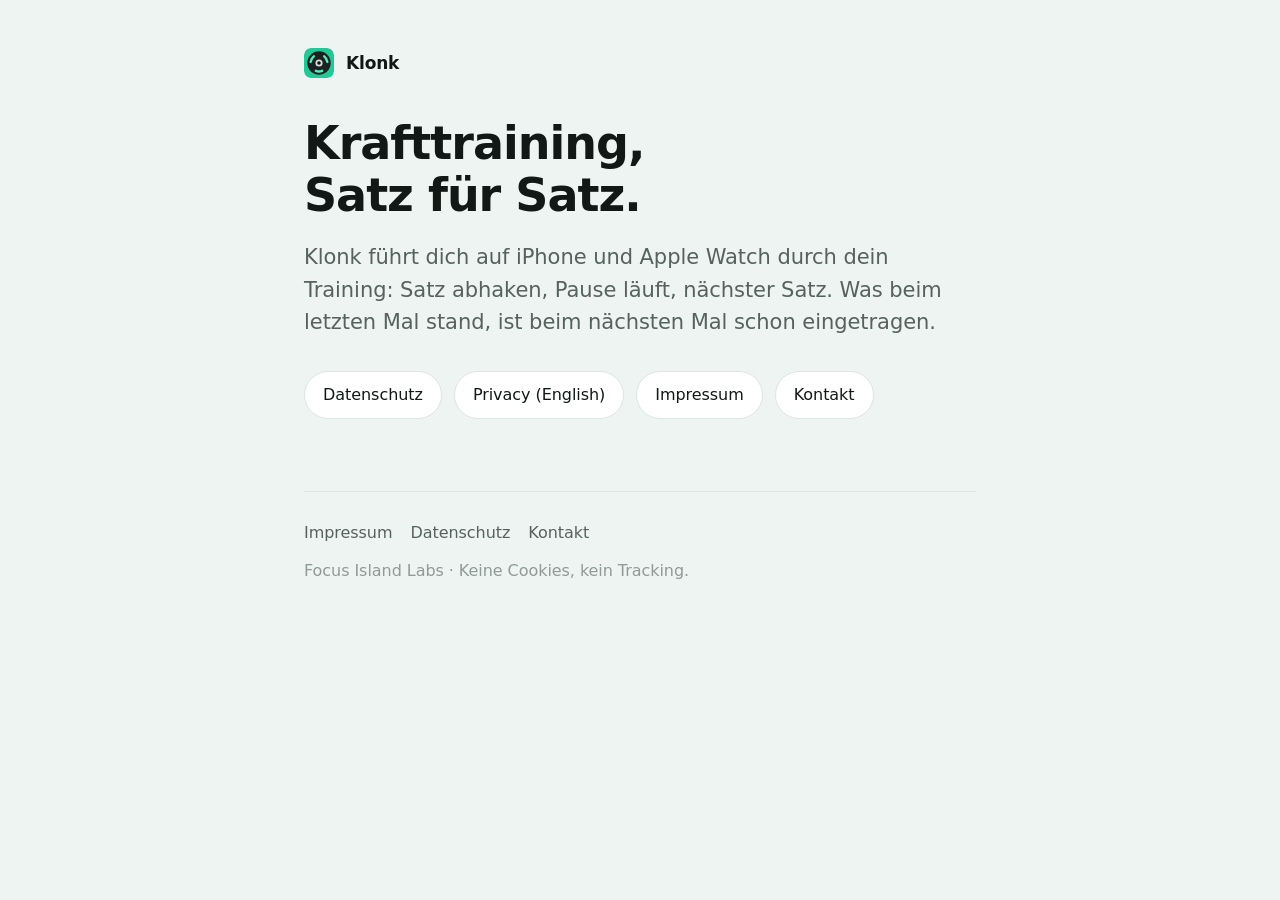
<file: index.html>
<!DOCTYPE html>
<html lang="de">
<head>
<meta charset="utf-8">
<meta name="viewport" content="width=device-width, initial-scale=1">
<title>Klonk - Krafttraining für iPhone und Apple Watch</title>
<meta name="description" content="Klonk, die Krafttraining-App für iPhone und Apple Watch.">
<meta name="theme-color" content="#F7FBF9" media="(prefers-color-scheme: light)">
<meta name="theme-color" content="#0E1513" media="(prefers-color-scheme: dark)">
<meta name="robots" content="index,follow">
<link rel="stylesheet" href="style.css">
<link rel="icon" href="data:image/svg+xml,%3Csvg xmlns='http://www.w3.org/2000/svg' viewBox='0 0 32 32'%3E%3Crect width='32' height='32' rx='7' fill='%2322C996'/%3E%3Ccircle cx='16' cy='16' r='12.5' fill='%231C2121'/%3E%3Cg stroke='%234DF0BC' stroke-width='2.6' fill='none' stroke-linecap='round'%3E%3Cpath d='M21.54 8.91A9 9 0 0 1 24.91 14.75M19.37 24.34A9 9 0 0 1 12.63 24.34M7.09 14.75A9 9 0 0 1 10.46 8.91'/%3E%3C/g%3E%3Ccircle cx='16' cy='16' r='3.8' fill='%23D5DDDA'/%3E%3Ccircle cx='16' cy='16' r='1.9' fill='%230E1111'/%3E%3C/svg%3E">
</head>
<body>
<div class="wrap">

<header class="site">
  <a class="brand" href="./">
    <svg width="30" height="30" viewBox="0 0 32 32" aria-hidden="true">
      <rect width="32" height="32" rx="7" fill="#22C996"/>
      <circle cx="16" cy="16" r="12.5" fill="#1C2121"/>
      <g stroke="#4DF0BC" stroke-width="2.6" fill="none" stroke-linecap="round">
        <path d="M21.54 8.91A9 9 0 0 1 24.91 14.75M19.37 24.34A9 9 0 0 1 12.63 24.34M7.09 14.75A9 9 0 0 1 10.46 8.91"/>
      </g>
      <circle cx="16" cy="16" r="3.8" fill="#D5DDDA"/>
      <circle cx="16" cy="16" r="1.9" fill="#0E1111"/>
    </svg>
    Klonk
  </a>
  
</header>

<main>

  <h1>Krafttraining, Satz für Satz.</h1>
  <p class="lead">Klonk führt dich auf iPhone und Apple Watch durch dein Training: Satz
  abhaken, Pause läuft, nächster Satz. Was beim letzten Mal stand, ist beim nächsten Mal
  schon eingetragen.</p>

  <nav class="links">
    <a href="privacy/">Datenschutz</a>
    <a href="en/privacy/" hreflang="en">Privacy (English)</a>
    <a href="impressum/">Impressum</a>
    <a href="mailto:sebastian@focusislandlabs.com?subject=Klonk">Kontakt</a>
  </nav>

</main>

<footer class="site">
  <nav>
    <a href="impressum/">Impressum</a>
    <a href="privacy/">Datenschutz</a>
    <a href="mailto:sebastian@focusislandlabs.com?subject=Klonk">Kontakt</a>
  </nav>
  <p>Focus Island Labs · Keine Cookies, kein Tracking.</p>
</footer>

</div>
</body>
</html>
</file>
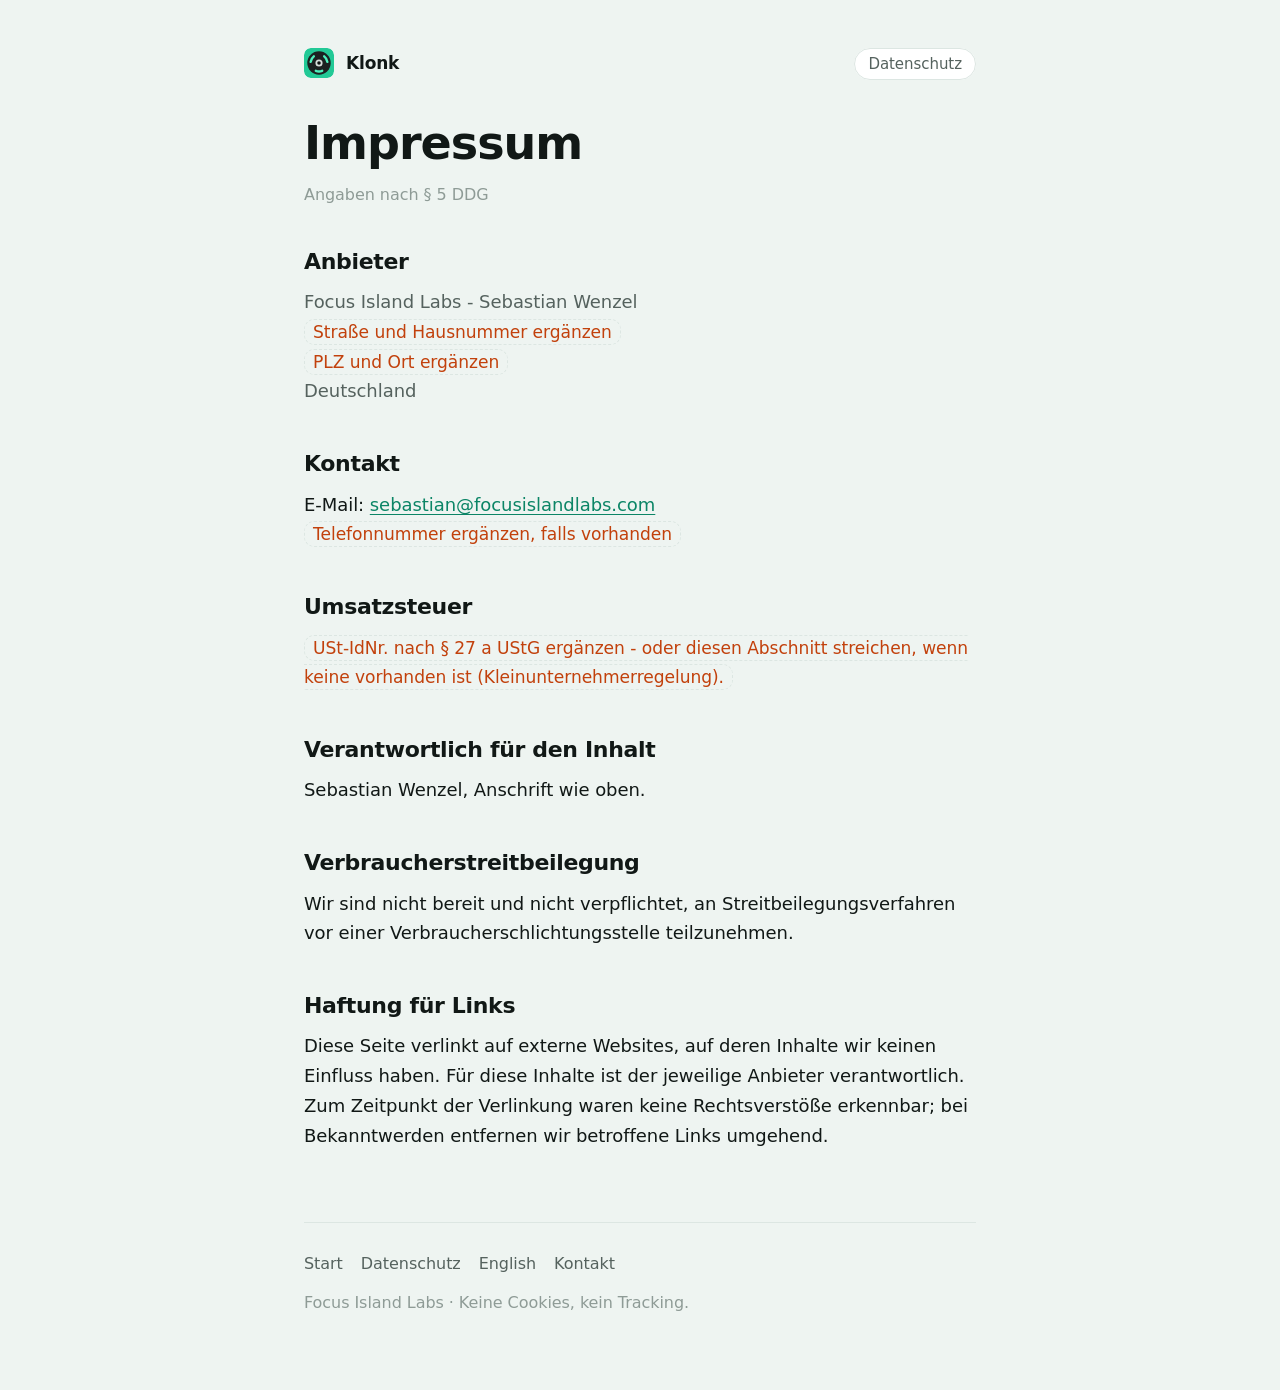
<file: impressum/index.html>
<!DOCTYPE html>
<html lang="de">
<head>
<meta charset="utf-8">
<meta name="viewport" content="width=device-width, initial-scale=1">
<title>Impressum - Klonk</title>
<meta name="description" content="Impressum der Website zur App Klonk.">
<meta name="theme-color" content="#F7FBF9" media="(prefers-color-scheme: light)">
<meta name="theme-color" content="#0E1513" media="(prefers-color-scheme: dark)">
<meta name="robots" content="index,follow">
<link rel="stylesheet" href="../style.css">
<link rel="icon" href="data:image/svg+xml,%3Csvg xmlns='http://www.w3.org/2000/svg' viewBox='0 0 32 32'%3E%3Crect width='32' height='32' rx='7' fill='%2322C996'/%3E%3Ccircle cx='16' cy='16' r='12.5' fill='%231C2121'/%3E%3Cg stroke='%234DF0BC' stroke-width='2.6' fill='none' stroke-linecap='round'%3E%3Cpath d='M21.54 8.91A9 9 0 0 1 24.91 14.75M19.37 24.34A9 9 0 0 1 12.63 24.34M7.09 14.75A9 9 0 0 1 10.46 8.91'/%3E%3C/g%3E%3Ccircle cx='16' cy='16' r='3.8' fill='%23D5DDDA'/%3E%3Ccircle cx='16' cy='16' r='1.9' fill='%230E1111'/%3E%3C/svg%3E">
</head>
<body>
<div class="wrap">

<header class="site">
  <a class="brand" href="../">
    <svg width="30" height="30" viewBox="0 0 32 32" aria-hidden="true">
      <rect width="32" height="32" rx="7" fill="#22C996"/>
      <circle cx="16" cy="16" r="12.5" fill="#1C2121"/>
      <g stroke="#4DF0BC" stroke-width="2.6" fill="none" stroke-linecap="round">
        <path d="M21.54 8.91A9 9 0 0 1 24.91 14.75M19.37 24.34A9 9 0 0 1 12.63 24.34M7.09 14.75A9 9 0 0 1 10.46 8.91"/>
      </g>
      <circle cx="16" cy="16" r="3.8" fill="#D5DDDA"/>
      <circle cx="16" cy="16" r="1.9" fill="#0E1111"/>
    </svg>
    Klonk
  </a>
  <nav class="lang"><a href="../privacy/">Datenschutz</a></nav>
</header>

<main class="doc">

  <h1>Impressum</h1>
  <p class="updated">Angaben nach § 5 DDG</p>

  <h2>Anbieter</h2>
  <address>
    Focus Island Labs - Sebastian Wenzel<br>
    <span class="todo">Straße und Hausnummer ergänzen</span><br>
    <span class="todo">PLZ und Ort ergänzen</span><br>
    Deutschland
  </address>

  <h2>Kontakt</h2>
  <p>E-Mail: <a href="mailto:sebastian@focusislandlabs.com">sebastian@focusislandlabs.com</a><br>
  <span class="todo">Telefonnummer ergänzen, falls vorhanden</span></p>

  <h2>Umsatzsteuer</h2>
  <p><span class="todo">USt-IdNr. nach § 27 a UStG ergänzen - oder diesen Abschnitt
  streichen, wenn keine vorhanden ist (Kleinunternehmerregelung).</span></p>

  <h2>Verantwortlich für den Inhalt</h2>
  <p>Sebastian Wenzel, Anschrift wie oben.</p>

  <h2>Verbraucherstreitbeilegung</h2>
  <p>Wir sind nicht bereit und nicht verpflichtet, an Streitbeilegungsverfahren vor einer
  Verbraucherschlichtungsstelle teilzunehmen.</p>

  <h2>Haftung für Links</h2>
  <p>Diese Seite verlinkt auf externe Websites, auf deren Inhalte wir keinen Einfluss
  haben. Für diese Inhalte ist der jeweilige Anbieter verantwortlich. Zum Zeitpunkt der
  Verlinkung waren keine Rechtsverstöße erkennbar; bei Bekanntwerden entfernen wir
  betroffene Links umgehend.</p>

</main>

<footer class="site">
  <nav>
    <a href="../">Start</a>
    <a href="../privacy/">Datenschutz</a>
    <a href="../en/privacy/" hreflang="en">English</a>
    <a href="mailto:sebastian@focusislandlabs.com?subject=Klonk">Kontakt</a>
  </nav>
  <p>Focus Island Labs · Keine Cookies, kein Tracking.</p>
</footer>

</div>
</body>
</html>
</file>
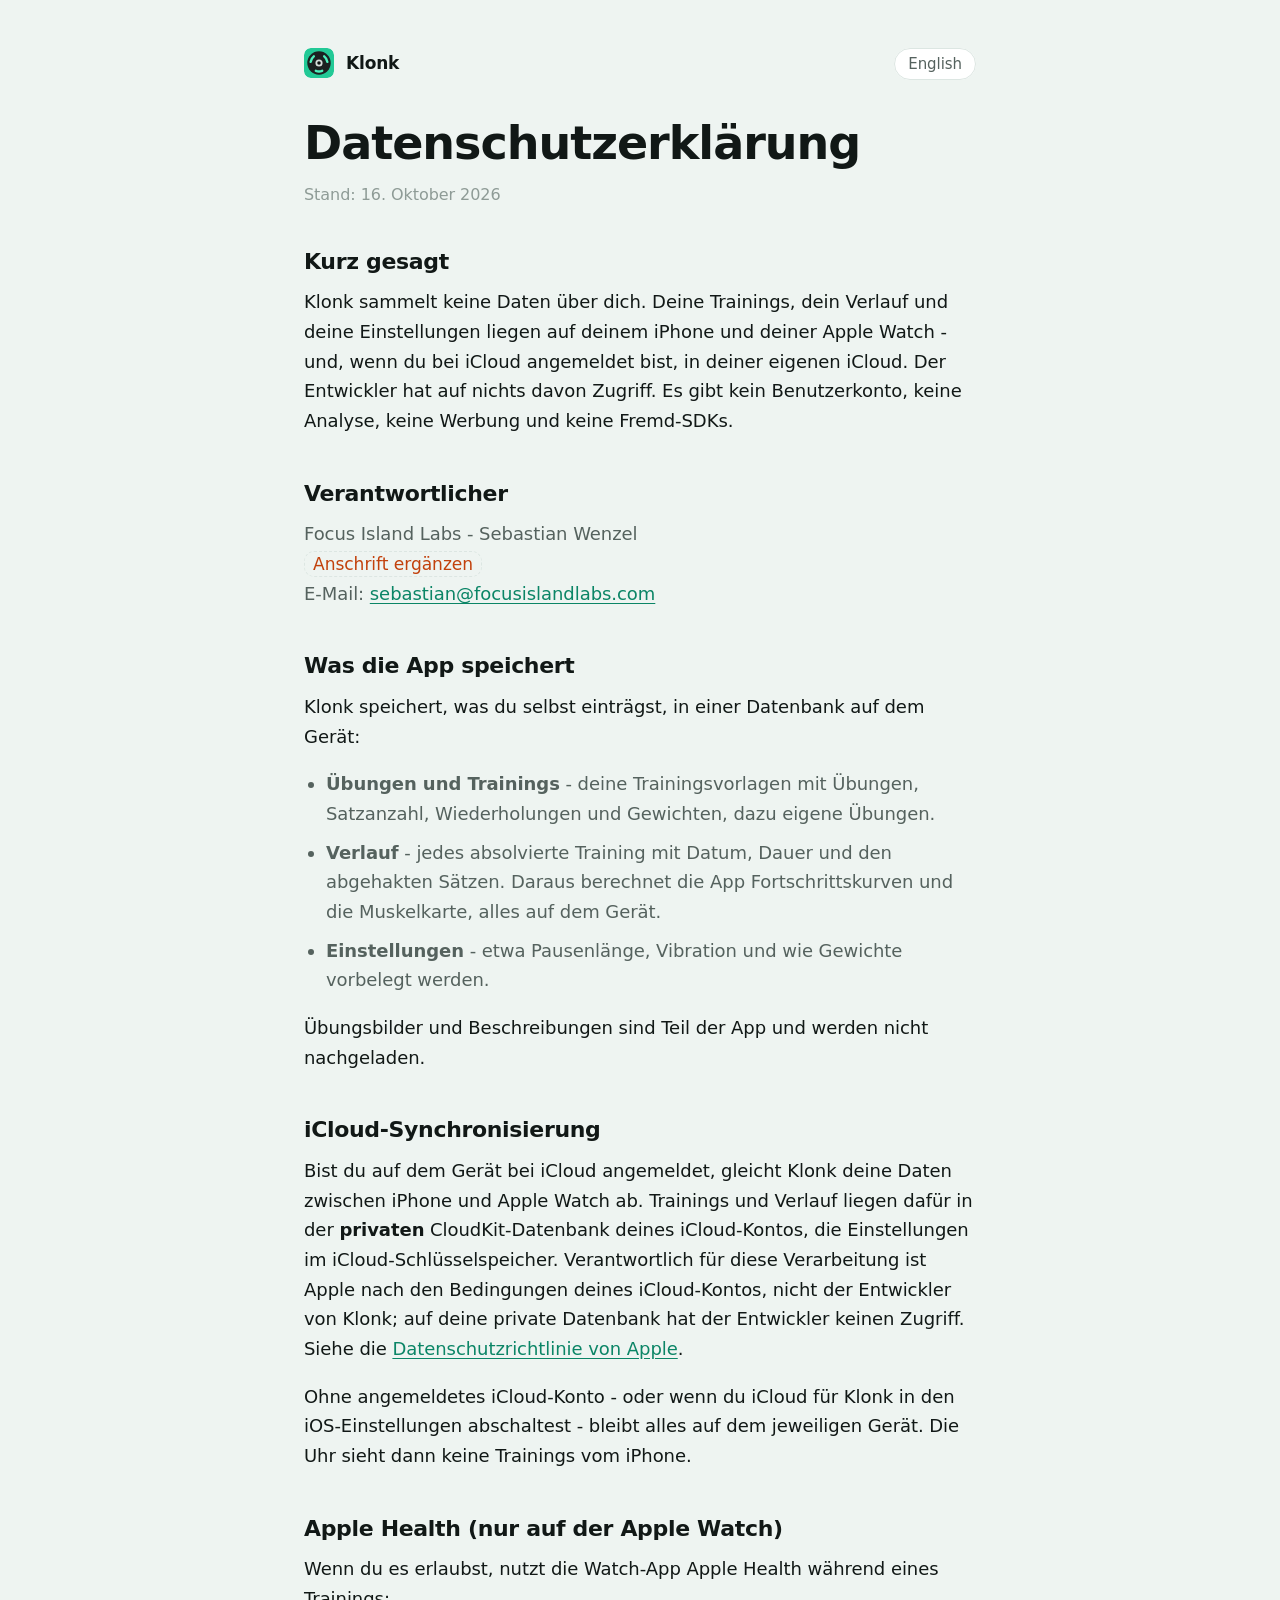
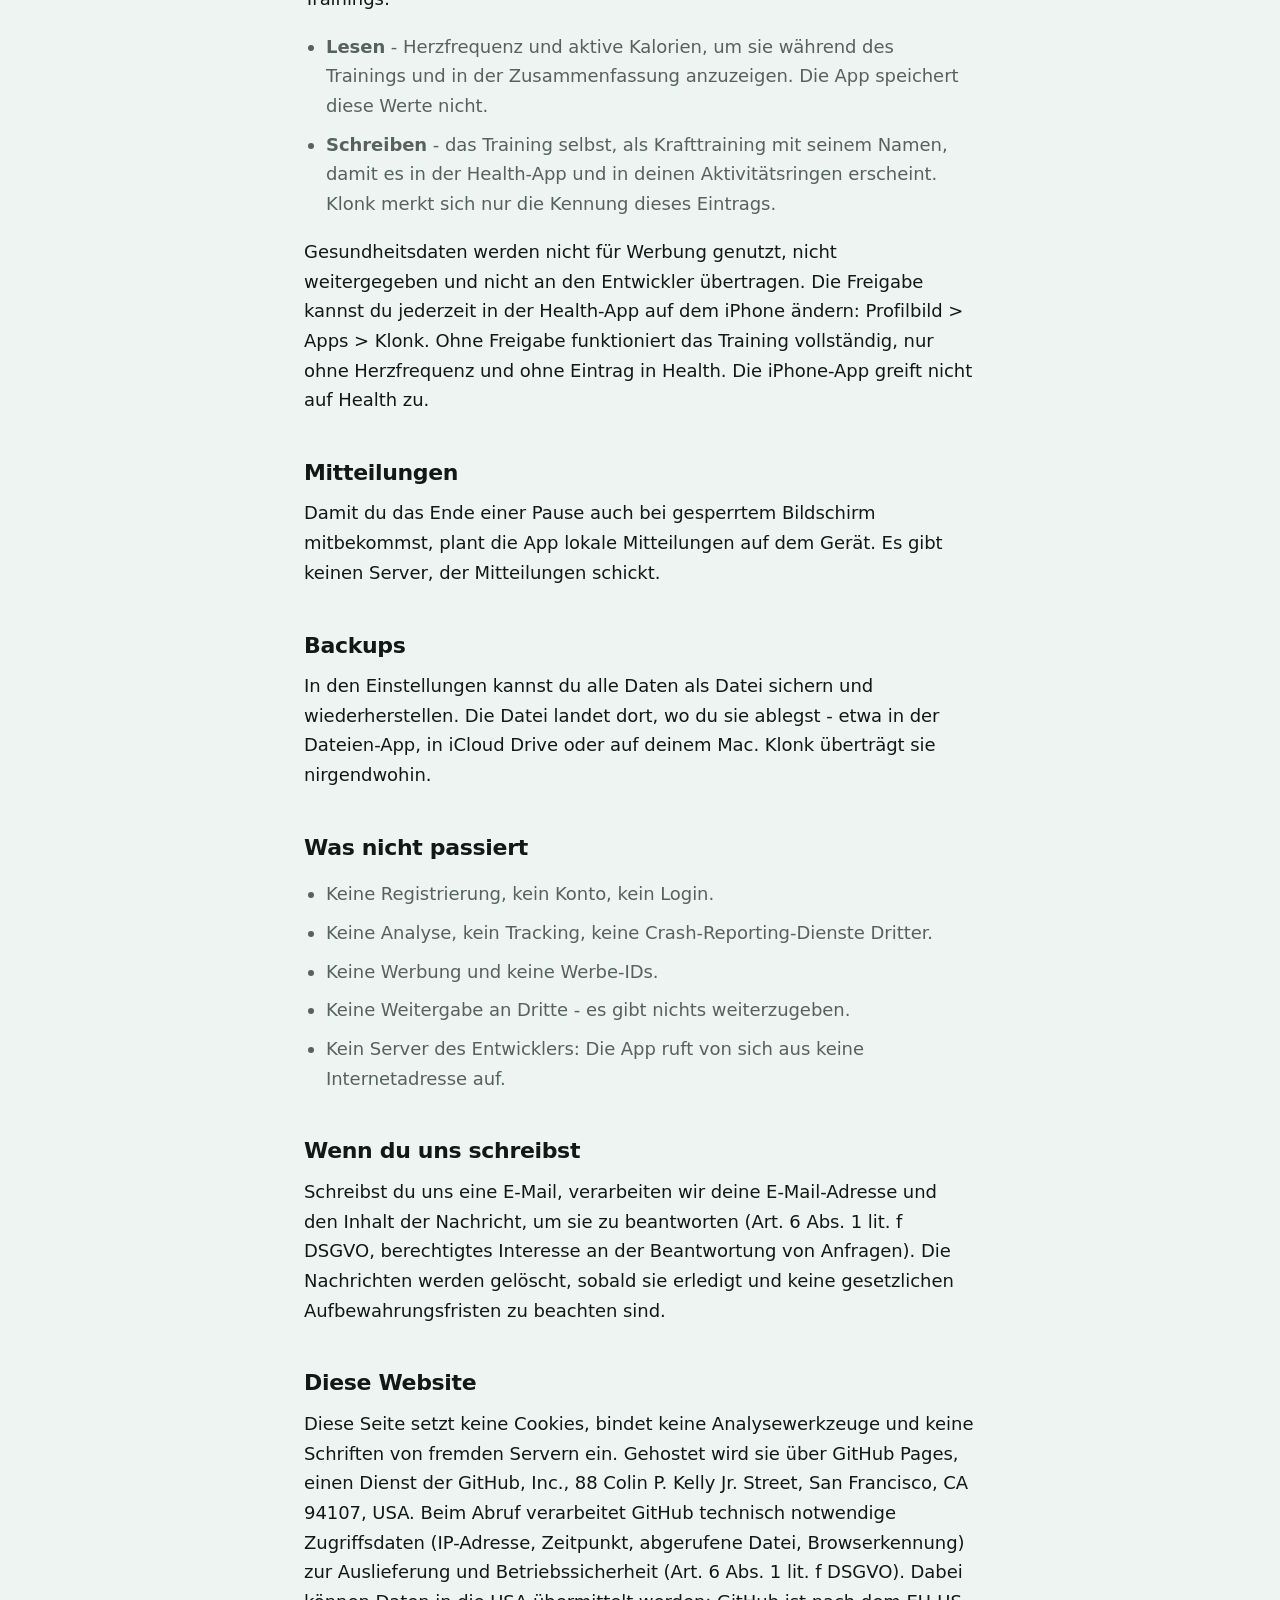
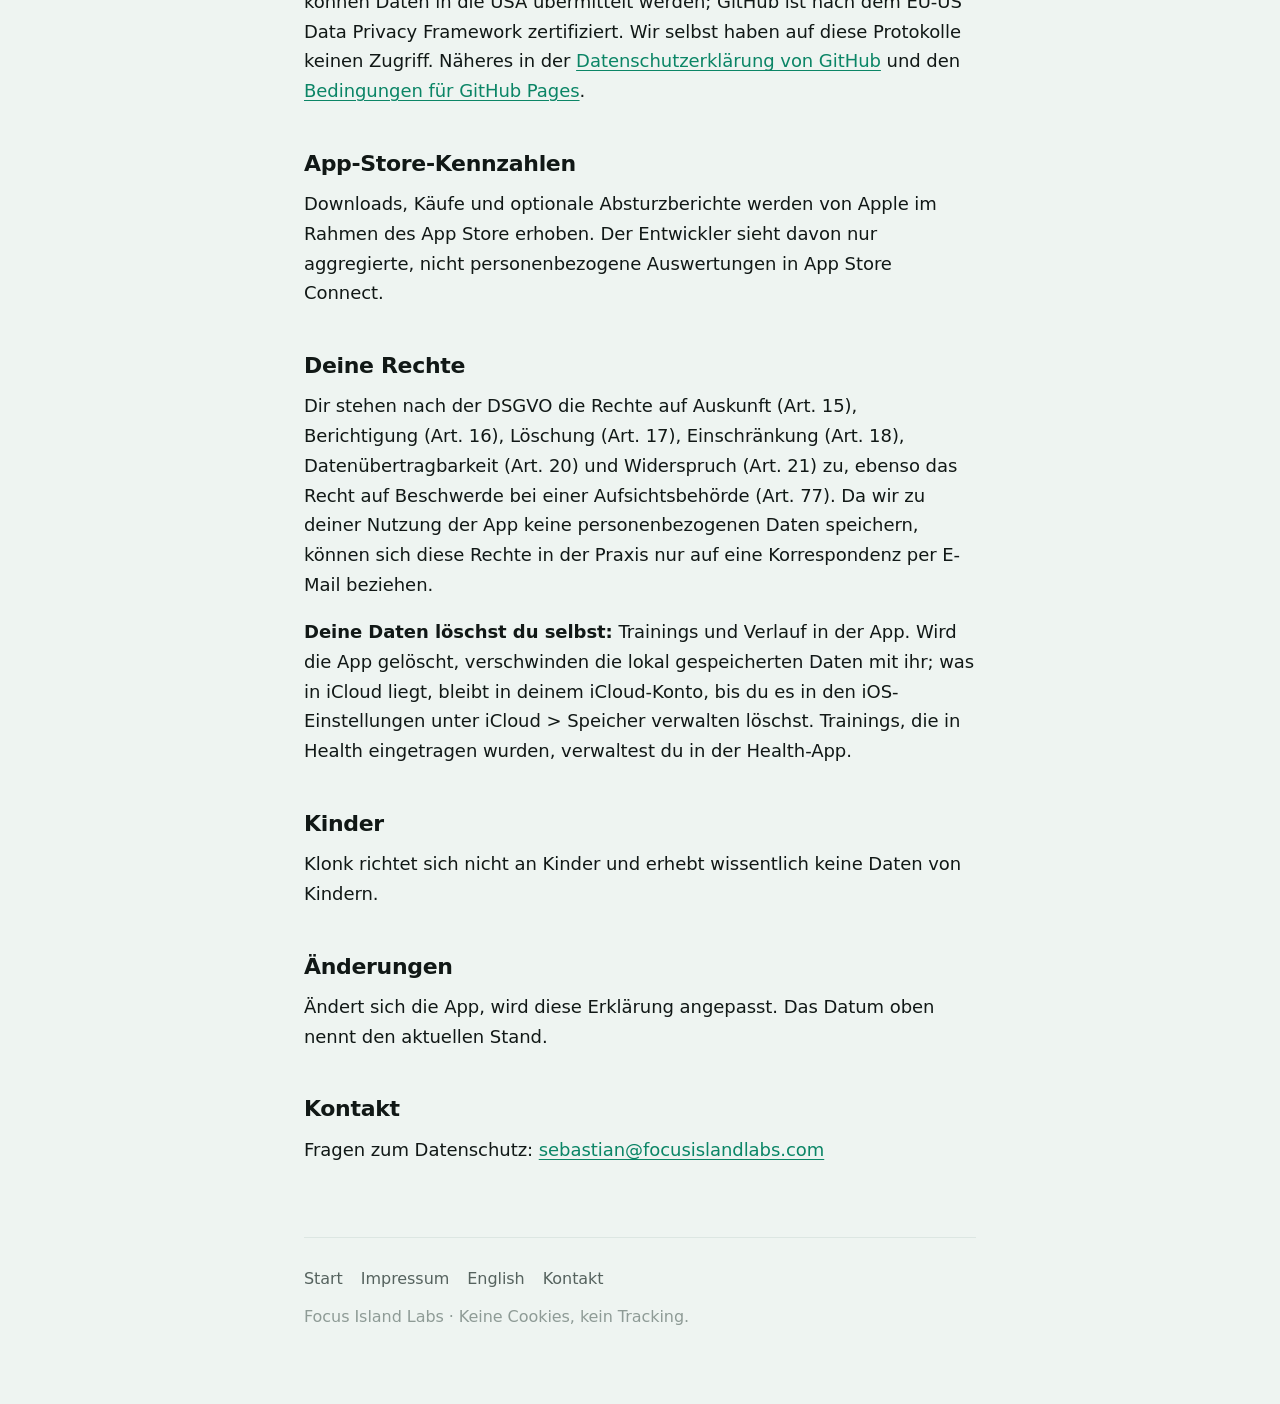
<file: privacy/index.html>
<!DOCTYPE html>
<html lang="de">
<head>
<meta charset="utf-8">
<meta name="viewport" content="width=device-width, initial-scale=1">
<title>Datenschutz - Klonk</title>
<meta name="description" content="Datenschutzerklärung für die App Klonk und diese Website.">
<meta name="theme-color" content="#F7FBF9" media="(prefers-color-scheme: light)">
<meta name="theme-color" content="#0E1513" media="(prefers-color-scheme: dark)">
<meta name="robots" content="index,follow">
<link rel="alternate" hreflang="de" href="./">
<link rel="alternate" hreflang="en" href="../en/privacy/">
<link rel="stylesheet" href="../style.css">
<link rel="icon" href="data:image/svg+xml,%3Csvg xmlns='http://www.w3.org/2000/svg' viewBox='0 0 32 32'%3E%3Crect width='32' height='32' rx='7' fill='%2322C996'/%3E%3Ccircle cx='16' cy='16' r='12.5' fill='%231C2121'/%3E%3Cg stroke='%234DF0BC' stroke-width='2.6' fill='none' stroke-linecap='round'%3E%3Cpath d='M21.54 8.91A9 9 0 0 1 24.91 14.75M19.37 24.34A9 9 0 0 1 12.63 24.34M7.09 14.75A9 9 0 0 1 10.46 8.91'/%3E%3C/g%3E%3Ccircle cx='16' cy='16' r='3.8' fill='%23D5DDDA'/%3E%3Ccircle cx='16' cy='16' r='1.9' fill='%230E1111'/%3E%3C/svg%3E">
</head>
<body>
<div class="wrap">

<header class="site">
  <a class="brand" href="../">
    <svg width="30" height="30" viewBox="0 0 32 32" aria-hidden="true">
      <rect width="32" height="32" rx="7" fill="#22C996"/>
      <circle cx="16" cy="16" r="12.5" fill="#1C2121"/>
      <g stroke="#4DF0BC" stroke-width="2.6" fill="none" stroke-linecap="round">
        <path d="M21.54 8.91A9 9 0 0 1 24.91 14.75M19.37 24.34A9 9 0 0 1 12.63 24.34M7.09 14.75A9 9 0 0 1 10.46 8.91"/>
      </g>
      <circle cx="16" cy="16" r="3.8" fill="#D5DDDA"/>
      <circle cx="16" cy="16" r="1.9" fill="#0E1111"/>
    </svg>
    Klonk
  </a>
  <nav class="lang"><a href="../en/privacy/" hreflang="en">English</a></nav>
</header>

<main class="doc">

  <h1>Datenschutzerklärung</h1>
  <p class="updated">Stand: 16. Oktober 2026</p>

  <h2>Kurz gesagt</h2>
  <p>Klonk sammelt keine Daten über dich. Deine Trainings, dein Verlauf und deine
  Einstellungen liegen auf deinem iPhone und deiner Apple Watch - und, wenn du bei iCloud
  angemeldet bist, in deiner eigenen iCloud. Der Entwickler hat auf nichts davon Zugriff. Es
  gibt kein Benutzerkonto, keine Analyse, keine Werbung und keine Fremd-SDKs.</p>

  <h2>Verantwortlicher</h2>
  <address>
    Focus Island Labs - Sebastian Wenzel<br>
    <span class="todo">Anschrift ergänzen</span><br>
    E-Mail: <a href="mailto:sebastian@focusislandlabs.com">sebastian@focusislandlabs.com</a>
  </address>

  <h2>Was die App speichert</h2>
  <p>Klonk speichert, was du selbst einträgst, in einer Datenbank auf dem Gerät:</p>
  <ul>
    <li><strong>Übungen und Trainings</strong> - deine Trainingsvorlagen mit Übungen,
    Satzanzahl, Wiederholungen und Gewichten, dazu eigene Übungen.</li>
    <li><strong>Verlauf</strong> - jedes absolvierte Training mit Datum, Dauer und den
    abgehakten Sätzen. Daraus berechnet die App Fortschrittskurven und die Muskelkarte, alles
    auf dem Gerät.</li>
    <li><strong>Einstellungen</strong> - etwa Pausenlänge, Vibration und wie Gewichte
    vorbelegt werden.</li>
  </ul>
  <p>Übungsbilder und Beschreibungen sind Teil der App und werden nicht nachgeladen.</p>

  <h2>iCloud-Synchronisierung</h2>
  <p>Bist du auf dem Gerät bei iCloud angemeldet, gleicht Klonk deine Daten zwischen iPhone
  und Apple Watch ab. Trainings und Verlauf liegen dafür in der <strong>privaten</strong>
  CloudKit-Datenbank deines iCloud-Kontos, die Einstellungen im iCloud-Schlüsselspeicher.
  Verantwortlich für diese Verarbeitung ist Apple nach den Bedingungen deines iCloud-Kontos,
  nicht der Entwickler von Klonk; auf deine private Datenbank hat der Entwickler keinen
  Zugriff. Siehe die <a href="https://www.apple.com/legal/privacy/" rel="noopener">Datenschutzrichtlinie
  von Apple</a>.</p>
  <p>Ohne angemeldetes iCloud-Konto - oder wenn du iCloud für Klonk in den iOS-Einstellungen
  abschaltest - bleibt alles auf dem jeweiligen Gerät. Die Uhr sieht dann keine Trainings vom
  iPhone.</p>

  <h2>Apple Health (nur auf der Apple Watch)</h2>
  <p>Wenn du es erlaubst, nutzt die Watch-App Apple Health während eines Trainings:</p>
  <ul>
    <li><strong>Lesen</strong> - Herzfrequenz und aktive Kalorien, um sie während des
    Trainings und in der Zusammenfassung anzuzeigen. Die App speichert diese Werte nicht.</li>
    <li><strong>Schreiben</strong> - das Training selbst, als Krafttraining mit seinem Namen,
    damit es in der Health-App und in deinen Aktivitätsringen erscheint. Klonk merkt sich nur
    die Kennung dieses Eintrags.</li>
  </ul>
  <p>Gesundheitsdaten werden nicht für Werbung genutzt, nicht weitergegeben und nicht an den
  Entwickler übertragen. Die Freigabe kannst du jederzeit in der Health-App auf dem
  iPhone ändern: Profilbild &gt; Apps &gt; Klonk. Ohne Freigabe funktioniert das Training vollständig,
  nur ohne Herzfrequenz und ohne Eintrag in Health. Die iPhone-App greift nicht auf Health
  zu.</p>

  <h2>Mitteilungen</h2>
  <p>Damit du das Ende einer Pause auch bei gesperrtem Bildschirm mitbekommst, plant die App
  lokale Mitteilungen auf dem Gerät. Es gibt keinen Server, der Mitteilungen schickt.</p>

  <h2>Backups</h2>
  <p>In den Einstellungen kannst du alle Daten als Datei sichern und wiederherstellen. Die
  Datei landet dort, wo du sie ablegst - etwa in der Dateien-App, in iCloud Drive oder auf
  deinem Mac. Klonk überträgt sie nirgendwohin.</p>

  <h2>Was nicht passiert</h2>
  <ul>
    <li>Keine Registrierung, kein Konto, kein Login.</li>
    <li>Keine Analyse, kein Tracking, keine Crash-Reporting-Dienste Dritter.</li>
    <li>Keine Werbung und keine Werbe-IDs.</li>
    <li>Keine Weitergabe an Dritte - es gibt nichts weiterzugeben.</li>
    <li>Kein Server des Entwicklers: Die App ruft von sich aus keine Internetadresse auf.</li>
  </ul>

  <h2>Wenn du uns schreibst</h2>
  <p>Schreibst du uns eine E-Mail, verarbeiten wir deine E-Mail-Adresse und den Inhalt der
  Nachricht, um sie zu beantworten (Art. 6 Abs. 1 lit. f DSGVO, berechtigtes Interesse an
  der Beantwortung von Anfragen). Die Nachrichten werden gelöscht, sobald sie erledigt und
  keine gesetzlichen Aufbewahrungsfristen zu beachten sind.</p>

  <h2>Diese Website</h2>
  <p>Diese Seite setzt keine Cookies, bindet keine Analysewerkzeuge und keine Schriften von
  fremden Servern ein. Gehostet wird sie über GitHub Pages, einen Dienst der GitHub, Inc.,
  88 Colin P. Kelly Jr. Street, San Francisco, CA 94107, USA. Beim Abruf verarbeitet GitHub
  technisch notwendige Zugriffsdaten (IP-Adresse, Zeitpunkt, abgerufene Datei,
  Browserkennung) zur Auslieferung und Betriebssicherheit (Art. 6 Abs. 1 lit. f DSGVO).
  Dabei können Daten in die USA übermittelt werden; GitHub ist nach dem EU-US Data Privacy
  Framework zertifiziert. Wir selbst haben auf diese Protokolle keinen Zugriff. Näheres in
  der <a href="https://docs.github.com/site-policy/privacy-policies/github-general-privacy-statement" rel="noopener">Datenschutzerklärung
  von GitHub</a> und den <a href="https://docs.github.com/site-policy/github-terms/github-terms-for-additional-products-and-features#github-pages" rel="noopener">Bedingungen
  für GitHub Pages</a>.</p>

  <h2>App-Store-Kennzahlen</h2>
  <p>Downloads, Käufe und optionale Absturzberichte werden von Apple im Rahmen des App
  Store erhoben. Der Entwickler sieht davon nur aggregierte, nicht personenbezogene
  Auswertungen in App Store Connect.</p>

  <h2>Deine Rechte</h2>
  <p>Dir stehen nach der DSGVO die Rechte auf Auskunft (Art. 15), Berichtigung (Art. 16),
  Löschung (Art. 17), Einschränkung (Art. 18), Datenübertragbarkeit (Art. 20) und
  Widerspruch (Art. 21) zu, ebenso das Recht auf Beschwerde bei einer Aufsichtsbehörde
  (Art. 77). Da wir zu deiner Nutzung der App keine personenbezogenen Daten speichern,
  können sich diese Rechte in der Praxis nur auf eine Korrespondenz per E-Mail beziehen.</p>
  <p><strong>Deine Daten löschst du selbst:</strong> Trainings und Verlauf in der App. Wird
  die App gelöscht, verschwinden die lokal gespeicherten Daten mit ihr; was in iCloud
  liegt, bleibt in deinem iCloud-Konto, bis du es in den iOS-Einstellungen unter iCloud &gt;
  Speicher verwalten löschst. Trainings, die in Health eingetragen wurden, verwaltest du in
  der Health-App.</p>

  <h2>Kinder</h2>
  <p>Klonk richtet sich nicht an Kinder und erhebt wissentlich keine Daten von Kindern.</p>

  <h2>Änderungen</h2>
  <p>Ändert sich die App, wird diese Erklärung angepasst. Das Datum oben nennt den
  aktuellen Stand.</p>

  <h2>Kontakt</h2>
  <p>Fragen zum Datenschutz:
  <a href="mailto:sebastian@focusislandlabs.com?subject=Datenschutz%20Klonk">sebastian@focusislandlabs.com</a></p>

</main>

<footer class="site">
  <nav>
    <a href="../">Start</a>
    <a href="../impressum/">Impressum</a>
    <a href="../en/privacy/" hreflang="en">English</a>
    <a href="mailto:sebastian@focusislandlabs.com?subject=Klonk">Kontakt</a>
  </nav>
  <p>Focus Island Labs · Keine Cookies, kein Tracking.</p>
</footer>

</div>
</body>
</html>
</file>
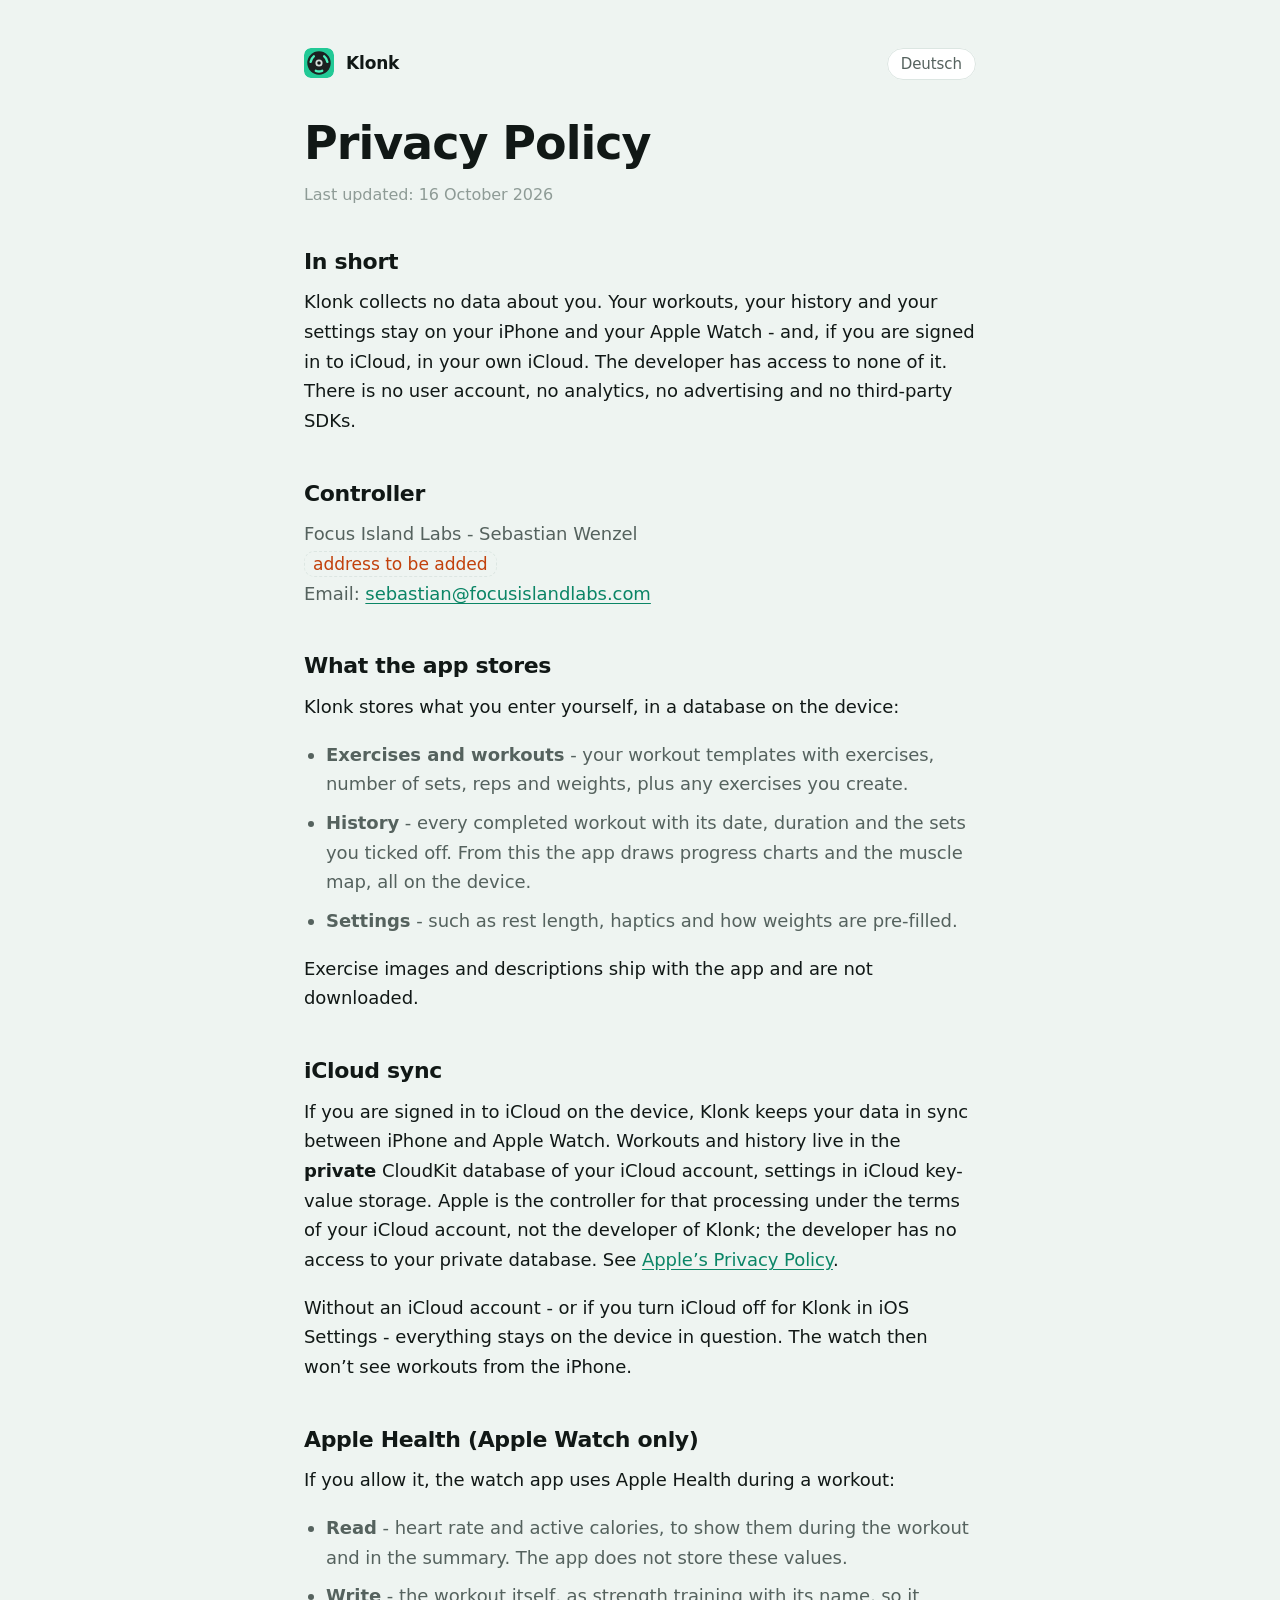
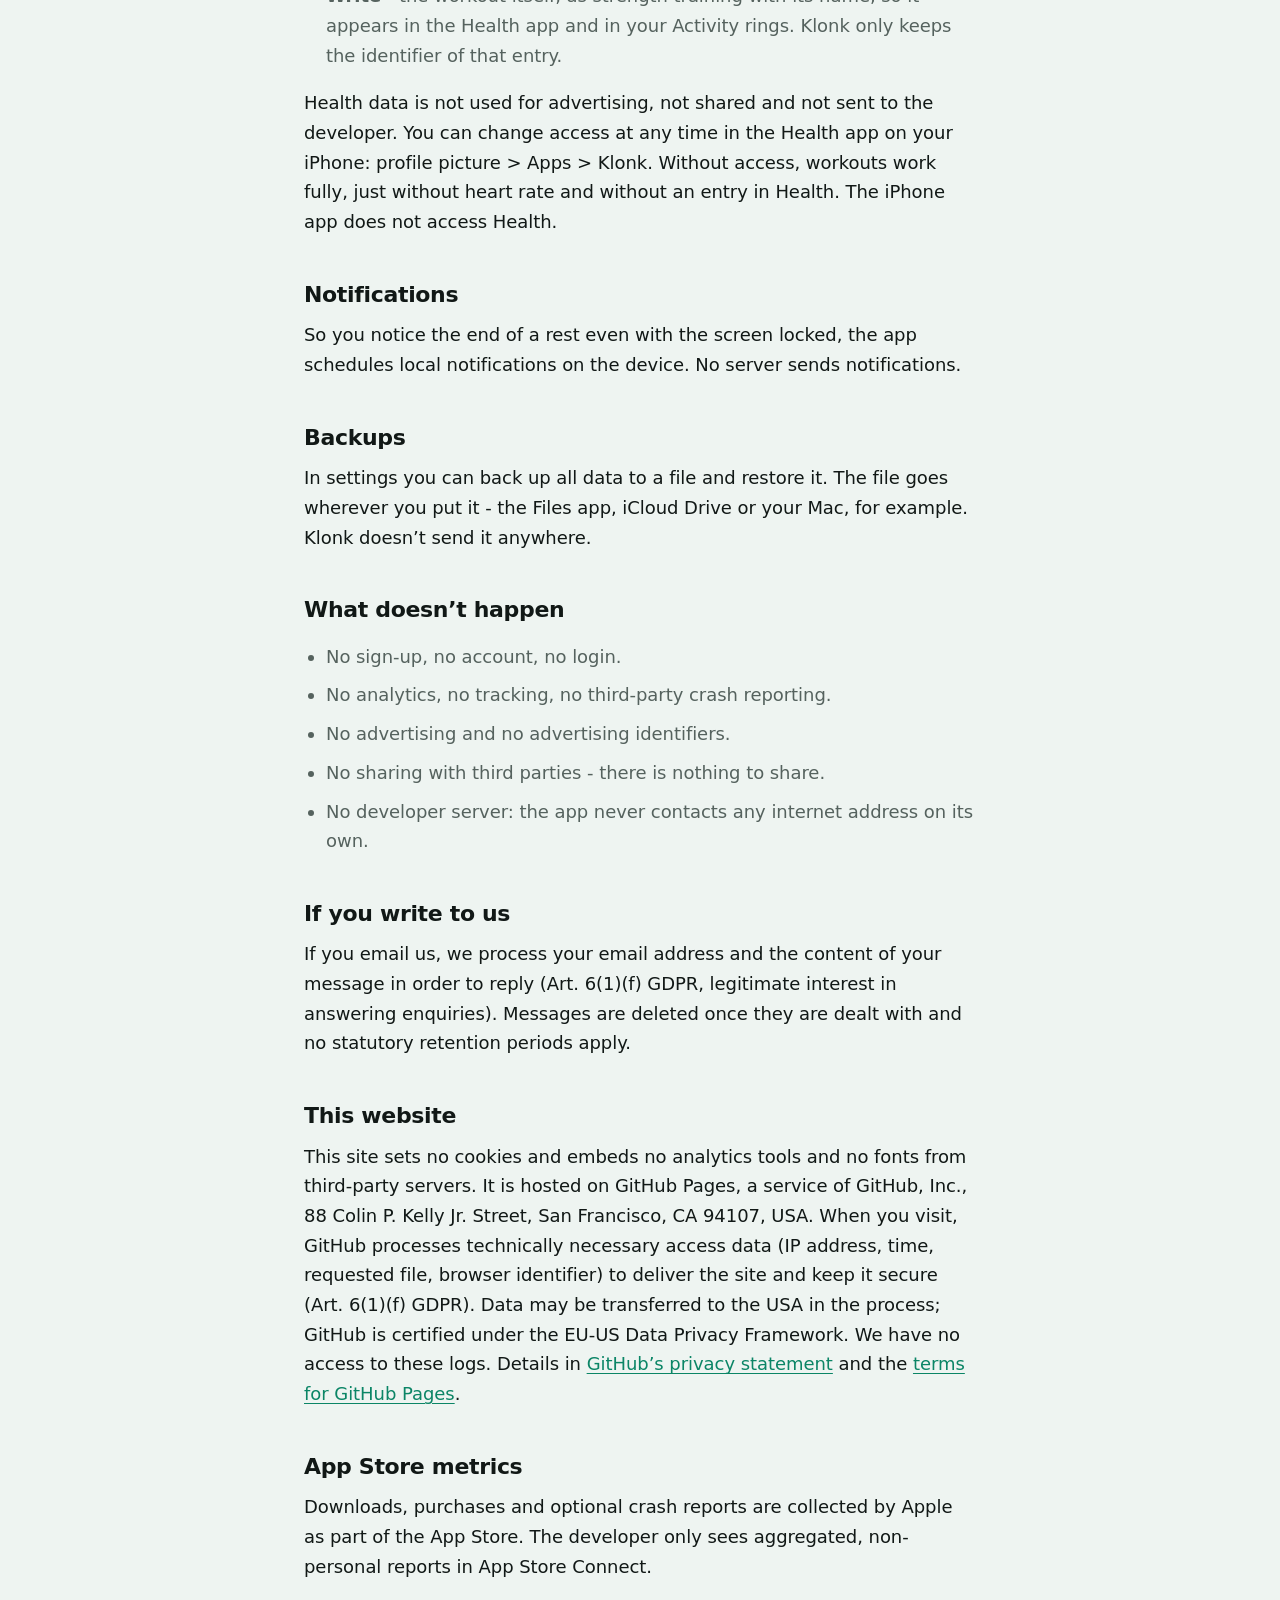
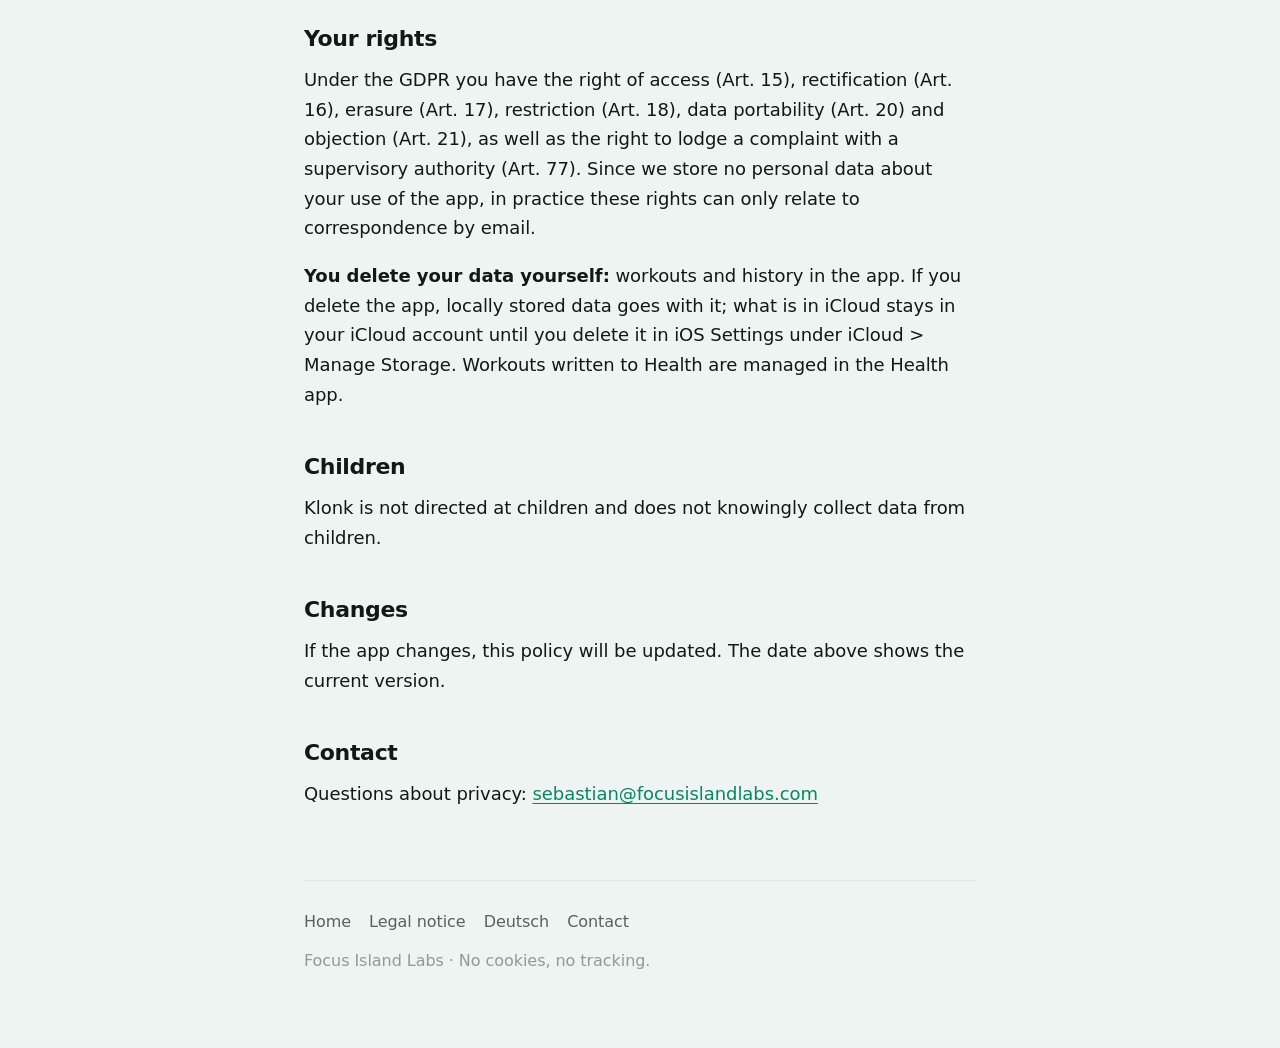
<file: en/privacy/index.html>
<!DOCTYPE html>
<html lang="en">
<head>
<meta charset="utf-8">
<meta name="viewport" content="width=device-width, initial-scale=1">
<title>Privacy - Klonk</title>
<meta name="description" content="Privacy policy for the Klonk app and this website.">
<meta name="theme-color" content="#F7FBF9" media="(prefers-color-scheme: light)">
<meta name="theme-color" content="#0E1513" media="(prefers-color-scheme: dark)">
<meta name="robots" content="index,follow">
<link rel="alternate" hreflang="de" href="../../privacy/">
<link rel="alternate" hreflang="en" href="./">
<link rel="stylesheet" href="../../style.css">
<link rel="icon" href="data:image/svg+xml,%3Csvg xmlns='http://www.w3.org/2000/svg' viewBox='0 0 32 32'%3E%3Crect width='32' height='32' rx='7' fill='%2322C996'/%3E%3Ccircle cx='16' cy='16' r='12.5' fill='%231C2121'/%3E%3Cg stroke='%234DF0BC' stroke-width='2.6' fill='none' stroke-linecap='round'%3E%3Cpath d='M21.54 8.91A9 9 0 0 1 24.91 14.75M19.37 24.34A9 9 0 0 1 12.63 24.34M7.09 14.75A9 9 0 0 1 10.46 8.91'/%3E%3C/g%3E%3Ccircle cx='16' cy='16' r='3.8' fill='%23D5DDDA'/%3E%3Ccircle cx='16' cy='16' r='1.9' fill='%230E1111'/%3E%3C/svg%3E">
</head>
<body>
<div class="wrap">

<header class="site">
  <a class="brand" href="../../">
    <svg width="30" height="30" viewBox="0 0 32 32" aria-hidden="true">
      <rect width="32" height="32" rx="7" fill="#22C996"/>
      <circle cx="16" cy="16" r="12.5" fill="#1C2121"/>
      <g stroke="#4DF0BC" stroke-width="2.6" fill="none" stroke-linecap="round">
        <path d="M21.54 8.91A9 9 0 0 1 24.91 14.75M19.37 24.34A9 9 0 0 1 12.63 24.34M7.09 14.75A9 9 0 0 1 10.46 8.91"/>
      </g>
      <circle cx="16" cy="16" r="3.8" fill="#D5DDDA"/>
      <circle cx="16" cy="16" r="1.9" fill="#0E1111"/>
    </svg>
    Klonk
  </a>
  <nav class="lang"><a href="../../privacy/" hreflang="de">Deutsch</a></nav>
</header>

<main class="doc">

  <h1>Privacy Policy</h1>
  <p class="updated">Last updated: 16 October 2026</p>

  <h2>In short</h2>
  <p>Klonk collects no data about you. Your workouts, your history and your settings stay on
  your iPhone and your Apple Watch - and, if you are signed in to iCloud, in your own iCloud.
  The developer has access to none of it. There is no user account, no analytics, no
  advertising and no third-party SDKs.</p>

  <h2>Controller</h2>
  <address>
    Focus Island Labs - Sebastian Wenzel<br>
    <span class="todo">address to be added</span><br>
    Email: <a href="mailto:sebastian@focusislandlabs.com">sebastian@focusislandlabs.com</a>
  </address>

  <h2>What the app stores</h2>
  <p>Klonk stores what you enter yourself, in a database on the device:</p>
  <ul>
    <li><strong>Exercises and workouts</strong> - your workout templates with exercises,
    number of sets, reps and weights, plus any exercises you create.</li>
    <li><strong>History</strong> - every completed workout with its date, duration and the
    sets you ticked off. From this the app draws progress charts and the muscle map, all on
    the device.</li>
    <li><strong>Settings</strong> - such as rest length, haptics and how weights are
    pre-filled.</li>
  </ul>
  <p>Exercise images and descriptions ship with the app and are not downloaded.</p>

  <h2>iCloud sync</h2>
  <p>If you are signed in to iCloud on the device, Klonk keeps your data in sync between
  iPhone and Apple Watch. Workouts and history live in the <strong>private</strong> CloudKit
  database of your iCloud account, settings in iCloud key-value storage. Apple is the
  controller for that processing under the terms of your iCloud account, not the developer
  of Klonk; the developer has no access to your private database. See
  <a href="https://www.apple.com/legal/privacy/" rel="noopener">Apple’s Privacy Policy</a>.</p>
  <p>Without an iCloud account - or if you turn iCloud off for Klonk in iOS Settings -
  everything stays on the device in question. The watch then won’t see workouts from the
  iPhone.</p>

  <h2>Apple Health (Apple Watch only)</h2>
  <p>If you allow it, the watch app uses Apple Health during a workout:</p>
  <ul>
    <li><strong>Read</strong> - heart rate and active calories, to show them during the
    workout and in the summary. The app does not store these values.</li>
    <li><strong>Write</strong> - the workout itself, as strength training with its name, so it
    appears in the Health app and in your Activity rings. Klonk only keeps the identifier of
    that entry.</li>
  </ul>
  <p>Health data is not used for advertising, not shared and not sent to the developer. You
  can change access at any time in the Health app on your iPhone: profile picture &gt; Apps
  &gt; Klonk. Without access, workouts work fully, just without heart rate and without an
  entry in Health. The iPhone app does not access Health.</p>

  <h2>Notifications</h2>
  <p>So you notice the end of a rest even with the screen locked, the app schedules local
  notifications on the device. No server sends notifications.</p>

  <h2>Backups</h2>
  <p>In settings you can back up all data to a file and restore it. The file goes wherever
  you put it - the Files app, iCloud Drive or your Mac, for example. Klonk doesn’t send it
  anywhere.</p>

  <h2>What doesn’t happen</h2>
  <ul>
    <li>No sign-up, no account, no login.</li>
    <li>No analytics, no tracking, no third-party crash reporting.</li>
    <li>No advertising and no advertising identifiers.</li>
    <li>No sharing with third parties - there is nothing to share.</li>
    <li>No developer server: the app never contacts any internet address on its own.</li>
  </ul>

  <h2>If you write to us</h2>
  <p>If you email us, we process your email address and the content of your message in
  order to reply (Art. 6(1)(f) GDPR, legitimate interest in answering enquiries). Messages
  are deleted once they are dealt with and no statutory retention periods apply.</p>

  <h2>This website</h2>
  <p>This site sets no cookies and embeds no analytics tools and no fonts from third-party
  servers. It is hosted on GitHub Pages, a service of GitHub, Inc., 88 Colin P. Kelly Jr.
  Street, San Francisco, CA 94107, USA. When you visit, GitHub processes technically
  necessary access data (IP address, time, requested file, browser identifier) to deliver
  the site and keep it secure (Art. 6(1)(f) GDPR). Data may be transferred to the USA in the
  process; GitHub is certified under the EU-US Data Privacy Framework. We have no access to
  these logs. Details in
  <a href="https://docs.github.com/site-policy/privacy-policies/github-general-privacy-statement" rel="noopener">GitHub’s
  privacy statement</a> and the
  <a href="https://docs.github.com/site-policy/github-terms/github-terms-for-additional-products-and-features#github-pages" rel="noopener">terms
  for GitHub Pages</a>.</p>

  <h2>App Store metrics</h2>
  <p>Downloads, purchases and optional crash reports are collected by Apple as part of the
  App Store. The developer only sees aggregated, non-personal reports in App Store
  Connect.</p>

  <h2>Your rights</h2>
  <p>Under the GDPR you have the right of access (Art. 15), rectification (Art. 16), erasure
  (Art. 17), restriction (Art. 18), data portability (Art. 20) and objection (Art. 21), as
  well as the right to lodge a complaint with a supervisory authority (Art. 77). Since we
  store no personal data about your use of the app, in practice these rights can only
  relate to correspondence by email.</p>
  <p><strong>You delete your data yourself:</strong> workouts and history in the app. If
  you delete the app, locally stored data goes with it; what is in iCloud stays in your
  iCloud account until you delete it in iOS Settings under iCloud &gt; Manage Storage.
  Workouts written to Health are managed in the Health app.</p>

  <h2>Children</h2>
  <p>Klonk is not directed at children and does not knowingly collect data from
  children.</p>

  <h2>Changes</h2>
  <p>If the app changes, this policy will be updated. The date above shows the current
  version.</p>

  <h2>Contact</h2>
  <p>Questions about privacy:
  <a href="mailto:sebastian@focusislandlabs.com?subject=Privacy%20Klonk">sebastian@focusislandlabs.com</a></p>

</main>

<footer class="site">
  <nav>
    <a href="../../">Home</a>
    <a href="../../impressum/">Legal notice</a>
    <a href="../../privacy/" hreflang="de">Deutsch</a>
    <a href="mailto:sebastian@focusislandlabs.com?subject=Klonk">Contact</a>
  </nav>
  <p>Focus Island Labs · No cookies, no tracking.</p>
</footer>

</div>
</body>
</html>
</file>
<file: style.css>
/* Klonk - Farben aus dem App-Icon und Shared/Support/Palette.swift. Aufbau wie die
   Scanloft-Seiten (sebo.github.io/scanloft), damit beide Apps gleich auftreten. */
:root {
  --sheet:      #F7FBF9;
  --desk:       #EEF4F1;
  --card:       #FFFFFF;
  --ink:        #111816;
  --ink-soft:   #55625E;
  --ink-faint:  #8E9B96;
  --accent:     #0B8566;
  --rule:       #DCE6E2;
}

@media (prefers-color-scheme: dark) {
  :root {
    --sheet:     #0E1513;
    --desk:      #070B0A;
    --card:      #131C19;
    --ink:       #EAF2EF;
    --ink-soft:  #A3B2AD;
    --ink-faint: #6B7A75;
    --accent:    #5CF2C2;
    --rule:      #24302C;
  }
}

* { box-sizing: border-box; }

html { scroll-behavior: smooth; -webkit-text-size-adjust: 100%; }

body {
  margin: 0;
  background: var(--desk);
  color: var(--ink);
  font: 400 18px/1.65 -apple-system, BlinkMacSystemFont, "Segoe UI", system-ui, sans-serif;
  letter-spacing: -0.003em;
}

.wrap {
  max-width: 720px;
  margin: 0 auto;
  padding: 0 24px;
}

/* ---------- Kopf ---------- */

header.site {
  padding: 48px 0 0;
  display: flex;
  align-items: center;
  justify-content: space-between;
  gap: 16px;
}

.lang a {
  color: var(--ink-soft);
  text-decoration: none;
  font-size: 15px;
  padding: 6px 13px;
  border: 1px solid var(--rule);
  border-radius: 999px;
  background: var(--card);
}
.lang a:hover { color: var(--accent); border-color: var(--accent); }

.brand {
  display: flex;
  align-items: center;
  gap: 12px;
  font-weight: 650;
  font-size: 17px;
  letter-spacing: -0.01em;
  text-decoration: none;
  color: var(--ink);
}

.brand svg { display: block; border-radius: 7px; }

/* ---------- Fließtext ---------- */

h1 {
  font-size: clamp(34px, 6.5vw, 46px);
  line-height: 1.12;
  letter-spacing: -0.022em;
  font-weight: 680;
  margin: 40px 0 20px;
  text-wrap: balance;
}

h2 {
  font-size: 26px;
  line-height: 1.25;
  letter-spacing: -0.015em;
  font-weight: 640;
  margin: 64px 0 16px;
}

p { margin: 0 0 18px; }

.lead {
  font-size: 21px;
  line-height: 1.55;
  color: var(--ink-soft);
  margin-bottom: 32px;
}

a { color: var(--accent); text-underline-offset: 3px; }

strong { font-weight: 640; }

.links { display: flex; flex-wrap: wrap; gap: 12px; margin-top: 28px; }
.links a {
  padding: 10px 18px;
  border: 1px solid var(--rule);
  border-radius: 999px;
  background: var(--card);
  color: var(--ink);
  text-decoration: none;
  font-size: 16px;
}
.links a:hover { border-color: var(--accent); color: var(--accent); }

/* ---------- Datenschutz-/Impressumsseiten ---------- */

.doc h2 { font-size: 22px; margin: 44px 0 12px; }
.doc h2:first-of-type { margin-top: 40px; }
.doc ul { color: var(--ink-soft); padding-left: 22px; }
.doc li { margin-bottom: 9px; }
.doc .updated { color: var(--ink-faint); font-size: 16px; margin-top: -8px; }
.doc address { font-style: normal; color: var(--ink-soft); }
.todo {
  background: var(--desk);
  border: 1px dashed var(--rule);
  border-radius: 10px;
  padding: 2px 8px;
  color: #C2410C;
  font-size: 0.95em;
}

/* ---------- Fuß ---------- */

footer.site {
  margin-top: 72px;
  padding: 28px 0 56px;
  border-top: 1px solid var(--rule);
  color: var(--ink-faint);
  font-size: 16px;
}
footer.site nav { display: flex; flex-wrap: wrap; gap: 18px; margin-bottom: 12px; }
footer.site a { color: var(--ink-soft); text-decoration: none; }
footer.site a:hover { color: var(--accent); text-decoration: underline; }

@media (max-width: 520px) {
  body { font-size: 17px; }
  .wrap { padding: 0 20px; }
  h2 { font-size: 23px; margin-top: 52px; }
}
</file>
